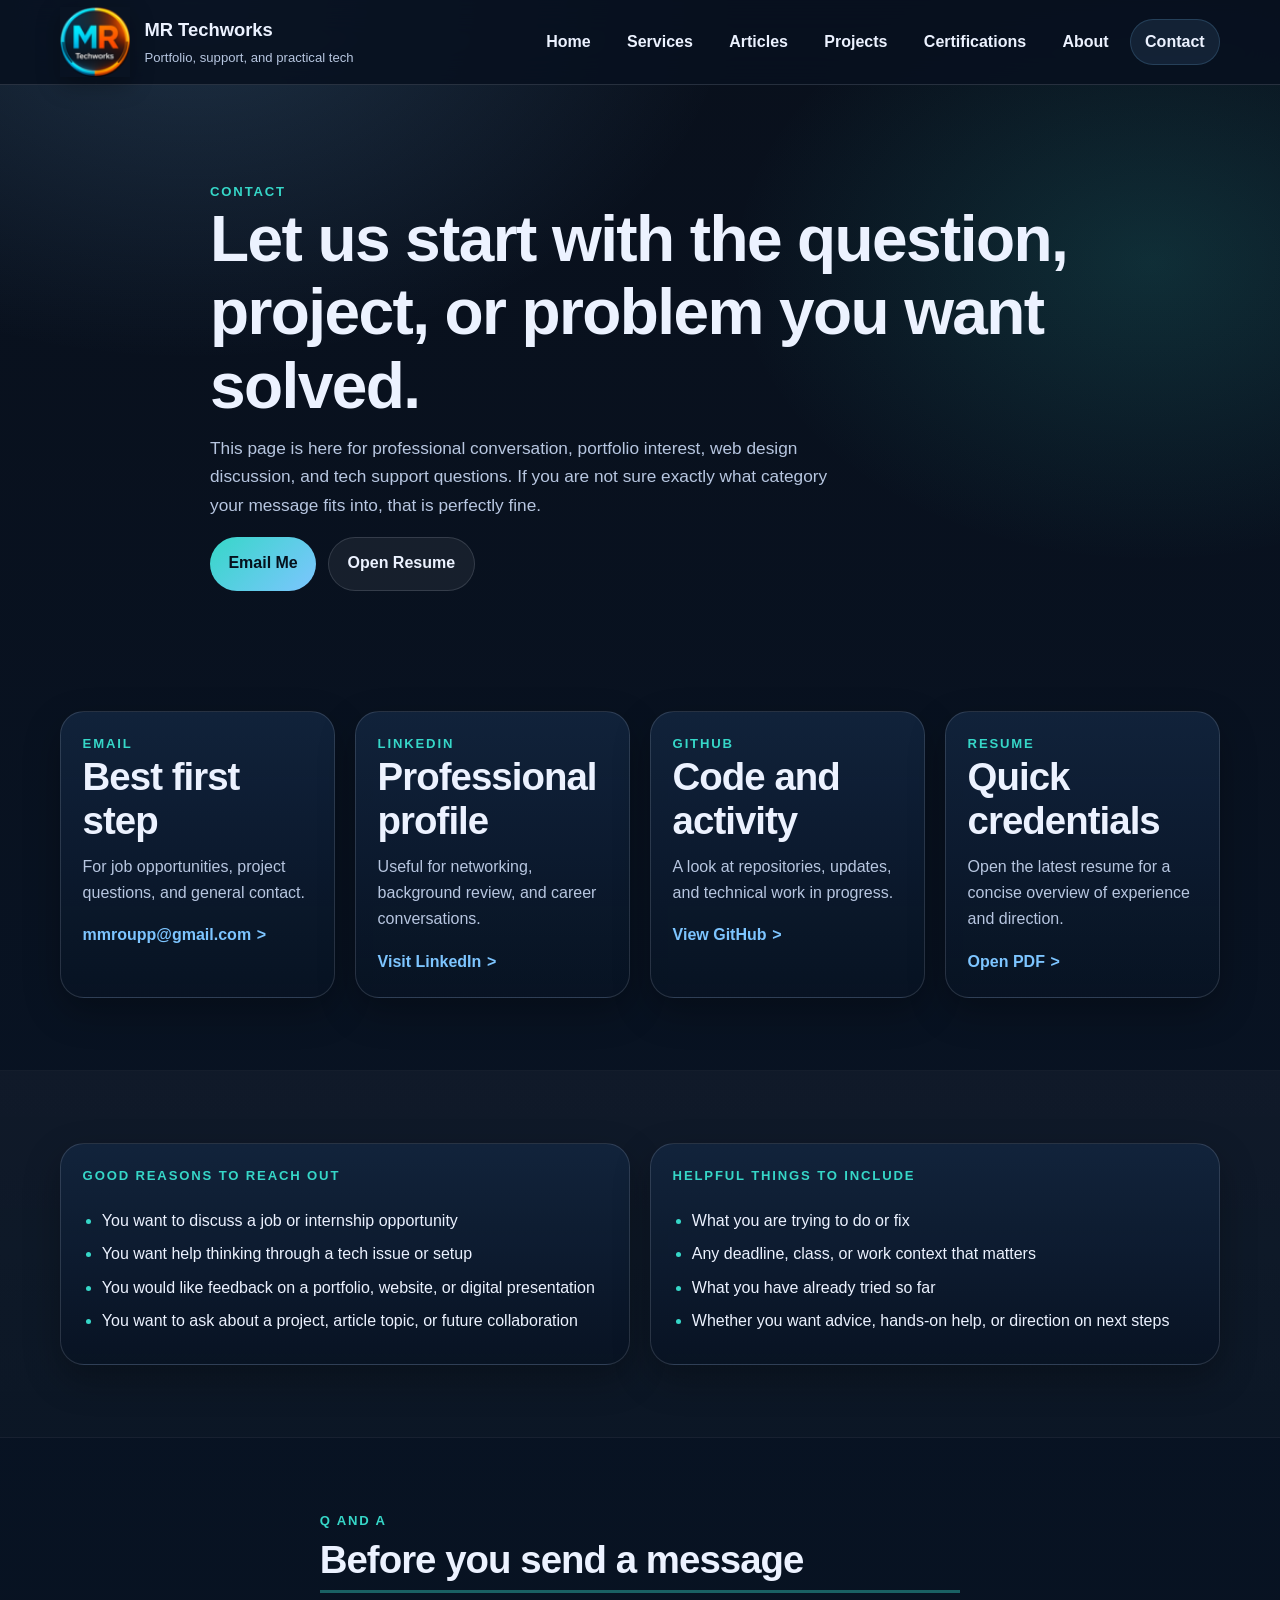
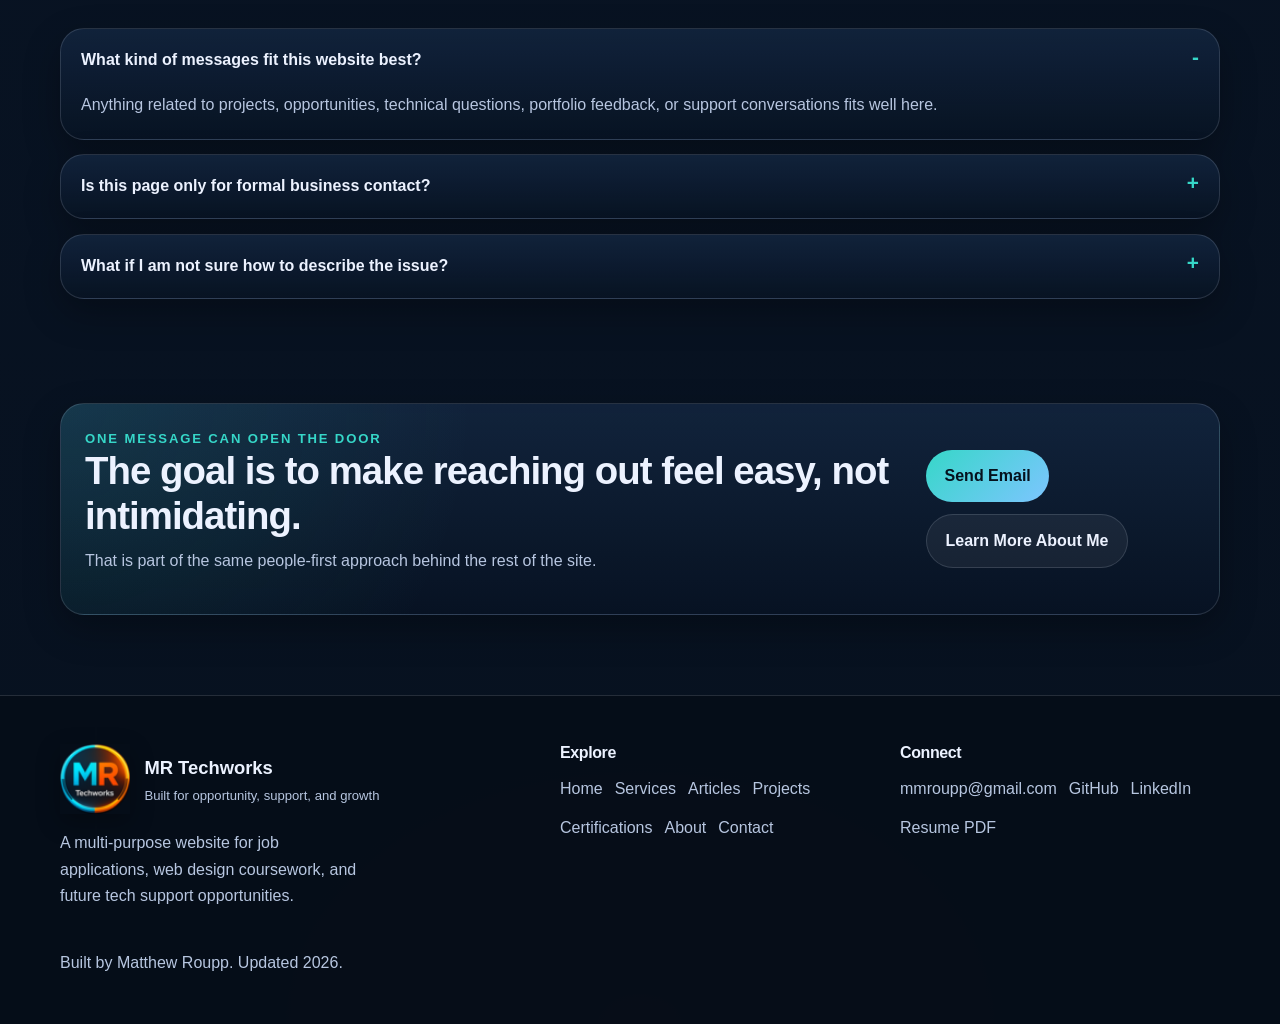
<file: contact.html>
﻿<!DOCTYPE html>
<html lang="en">
<head>
  <meta charset="UTF-8" />
  <meta name="viewport" content="width=device-width, initial-scale=1.0" />
  <meta name="description" content="Contact Matthew Roupp through MR Techworks for project conversations, tech questions, and portfolio inquiries." />
  <title>MR Techworks | Contact</title>
  <link rel="icon" href="assets/images/favicon.ico" />
  <link rel="stylesheet" href="style.css" />
</head>
<body>
  <a class="skip-link" href="#main-content">Skip to content</a>

  <header class="site-header">
    <div class="container header-inner">
      <a class="site-brand" href="index.html">
        <span class="site-logo">MR</span>
        <span class="site-brand-text">
          <span class="site-brand-name">MR Techworks</span>
          <span class="site-brand-tag">Portfolio, support, and practical tech</span>
        </span>
      </a>

      <nav class="site-nav" aria-label="Primary">
        <ul>
          <li><a href="index.html">Home</a></li>
          <li><a href="services.html">Services</a></li>
          <li><a href="articles.html">Articles</a></li>
          <li><a href="projects.html">Projects</a></li>
          <li><a href="certifications.html">Certifications</a></li>
          <li><a href="about.html">About</a></li>
          <li><a href="contact.html" aria-current="page">Contact</a></li>
        </ul>
      </nav>
    </div>
  </header>

  <main id="main-content">
    <section class="page-hero">
      <div class="container page-hero-copy narrow reveal">
        <p class="eyebrow">Contact</p>
        <h1>Let us start with the question, project, or problem you want solved.</h1>
        <p class="lead">
          This page is here for professional conversation, portfolio interest, web design discussion, and tech support questions.
          If you are not sure exactly what category your message fits into, that is perfectly fine.
        </p>
        <div class="button-group">
          <a class="btn btn-primary" href="mailto:mmroupp@gmail.com?subject=MR%20Techworks%20Inquiry&body=Hi%20Matthew,%0A%0A">
            Email Me
          </a>
          <a class="btn btn-secondary" href="assets/documents/Resume%20IT%20v02.24.2026.pdf" target="_blank" rel="noopener noreferrer">Open Resume</a>
        </div>
      </div>
    </section>

    <section class="section">
      <div class="container contact-grid">
        <article class="contact-card reveal">
          <p class="preview-kicker">Email</p>
          <h2>Best first step</h2>
          <p class="text-muted">For job opportunities, project questions, and general contact.</p>
          <a class="text-link" href="mailto:mmroupp@gmail.com">mmroupp@gmail.com</a>
        </article>

        <article class="contact-card reveal reveal-delay">
          <p class="preview-kicker">LinkedIn</p>
          <h2>Professional profile</h2>
          <p class="text-muted">Useful for networking, background review, and career conversations.</p>
          <a class="text-link" href="https://www.linkedin.com/in/matthew-roupp-abb33a304/" target="_blank" rel="noopener noreferrer">Visit LinkedIn</a>
        </article>

        <article class="contact-card reveal reveal-delay-2">
          <p class="preview-kicker">GitHub</p>
          <h2>Code and activity</h2>
          <p class="text-muted">A look at repositories, updates, and technical work in progress.</p>
          <a class="text-link" href="https://github.com/MatthewMRoupp" target="_blank" rel="noopener noreferrer">View GitHub</a>
        </article>

        <article class="contact-card reveal reveal-delay-3">
          <p class="preview-kicker">Resume</p>
          <h2>Quick credentials</h2>
          <p class="text-muted">Open the latest resume for a concise overview of experience and direction.</p>
          <a class="text-link" href="assets/documents/Resume%20IT%20v02.24.2026.pdf" target="_blank" rel="noopener noreferrer">Open PDF</a>
        </article>
      </div>
    </section>

    <section class="section section-alt">
      <div class="container content-split">
        <article class="card reveal">
          <p class="eyebrow">Good reasons to reach out</p>
          <ul class="clean-list">
            <li>You want to discuss a job or internship opportunity</li>
            <li>You want help thinking through a tech issue or setup</li>
            <li>You would like feedback on a portfolio, website, or digital presentation</li>
            <li>You want to ask about a project, article topic, or future collaboration</li>
          </ul>
        </article>

        <article class="card reveal reveal-delay">
          <p class="eyebrow">Helpful things to include</p>
          <ul class="clean-list">
            <li>What you are trying to do or fix</li>
            <li>Any deadline, class, or work context that matters</li>
            <li>What you have already tried so far</li>
            <li>Whether you want advice, hands-on help, or direction on next steps</li>
          </ul>
        </article>
      </div>
    </section>

    <section class="section">
      <div class="container section-header">
        <p class="eyebrow">Q and A</p>
        <h2 class="section-title">Before you send a message</h2>
      </div>

      <div class="container faq-list reveal">
        <details class="faq-item" open>
          <summary>What kind of messages fit this website best?</summary>
          <p>Anything related to projects, opportunities, technical questions, portfolio feedback, or support conversations fits well here.</p>
        </details>
        <details class="faq-item">
          <summary>Is this page only for formal business contact?</summary>
          <p>No. It can be professional, but it is also for approachable conversations about tech, advice, and problem solving.</p>
        </details>
        <details class="faq-item">
          <summary>What if I am not sure how to describe the issue?</summary>
          <p>That is okay. A simple explanation of what is not working or what you are trying to achieve is enough to start.</p>
        </details>
      </div>
    </section>

    <section class="section section-tight">
      <div class="container callout-banner reveal">
        <div>
          <p class="eyebrow">One message can open the door</p>
          <h2>The goal is to make reaching out feel easy, not intimidating.</h2>
          <p class="text-muted">That is part of the same people-first approach behind the rest of the site.</p>
        </div>
        <div class="button-group">
          <a class="btn btn-primary" href="mailto:mmroupp@gmail.com?subject=MR%20Techworks%20Inquiry">Send Email</a>
          <a class="btn btn-secondary" href="about.html">Learn More About Me</a>
        </div>
      </div>
    </section>
  </main>

  <footer class="site-footer">
    <div class="container footer-grid">
      <div>
        <a class="site-brand footer-brand" href="index.html">
          <span class="site-logo">MR</span>
          <span class="site-brand-text">
            <span class="site-brand-name">MR Techworks</span>
            <span class="site-brand-tag">Built for opportunity, support, and growth</span>
          </span>
        </a>
        <p class="footer-copy">
          A multi-purpose website for job applications, web design coursework, and future tech support opportunities.
        </p>
      </div>

      <div>
        <h2 class="footer-heading">Explore</h2>
        <div class="footer-links">
          <a href="index.html">Home</a>
          <a href="services.html">Services</a>
          <a href="articles.html">Articles</a>
          <a href="projects.html">Projects</a>
          <a href="certifications.html">Certifications</a>
          <a href="about.html">About</a>
          <a href="contact.html">Contact</a>
        </div>
      </div>

      <div>
        <h2 class="footer-heading">Connect</h2>
        <div class="footer-links">
          <a href="mailto:mmroupp@gmail.com">mmroupp@gmail.com</a>
          <a href="https://github.com/MatthewMRoupp" target="_blank" rel="noopener noreferrer">GitHub</a>
          <a href="https://www.linkedin.com/in/matthew-roupp/" target="_blank" rel="noopener noreferrer">LinkedIn</a>
          <a href="assets/documents/Resume%20IT%20v02.24.2026.pdf" target="_blank" rel="noopener noreferrer">Resume PDF</a>
        </div>
      </div>
    </div>

    <div class="container footer-bottom">
      <p>Built by Matthew Roupp. Updated 2026.</p>
    </div>
  </footer>
</body>
</html>
</file>
<file: style.css>
﻿:root {
  --bg: #07111f;
  --bg-deep: #0d1d33;
  --surface: rgba(12, 27, 48, 0.84);
  --surface-soft: rgba(255, 255, 255, 0.04);
  --surface-strong: rgba(255, 255, 255, 0.08);
  --text: #ecf2ff;
  --text-muted: #b7c6e0;
  --text-dark: #05111d;
  --line: rgba(233, 242, 255, 0.14);
  --line-strong: rgba(233, 242, 255, 0.26);
  --blue: #7dc5ff;
  --teal: #36d7c8;
  --sand: #f3ddba;
  --amber: #ff9d4f;
  --shadow: 0 24px 60px rgba(0, 0, 0, 0.35);
  --shadow-soft: 0 14px 36px rgba(0, 0, 0, 0.28);
  --radius: 24px;
  --radius-md: 18px;
  --radius-sm: 14px;
  --radius-pill: 999px;
  --max-width: 1160px;
  --space-xs: 0.5rem;
  --space-sm: 0.75rem;
  --space-md: 1rem;
  --space-lg: 1.5rem;
  --space-xl: 2rem;
  --space-2xl: 3rem;
  --space-3xl: 4.5rem;
  --header-height: 84px;
  --heading-font: "Aptos Display", "Segoe UI Variable Display", "Trebuchet MS", sans-serif;
  --body-font: "Aptos", "Segoe UI", Tahoma, sans-serif;
  --focus: rgba(255, 157, 79, 0.72);
}

*,
*::before,
*::after {
  box-sizing: border-box;
}

html {
  scroll-behavior: smooth;
}

body {
  margin: 0;
  color: var(--text);
  font-family: var(--body-font);
  line-height: 1.65;
  background:
    radial-gradient(900px 600px at 15% 0%, rgba(125, 197, 255, 0.18), transparent 60%),
    radial-gradient(700px 500px at 90% 10%, rgba(54, 215, 200, 0.15), transparent 60%),
    radial-gradient(700px 500px at 50% 100%, rgba(255, 157, 79, 0.14), transparent 60%),
    linear-gradient(180deg, #09101c 0%, #081323 48%, #07111f 100%);
}

img {
  display: block;
  max-width: 100%;
}

button,
input,
textarea,
select {
  font: inherit;
}

a {
  color: var(--blue);
  text-decoration: none;
}

a:hover {
  color: var(--teal);
}

a:focus-visible,
button:focus-visible,
summary:focus-visible,
input:focus-visible,
textarea:focus-visible {
  outline: 3px solid var(--focus);
  outline-offset: 3px;
}

h1,
h2,
h3,
h4 {
  margin-top: 0;
  margin-bottom: 0.65rem;
  font-family: var(--heading-font);
  letter-spacing: -0.025em;
  line-height: 1.15;
}

h1 {
  font-size: clamp(2.6rem, 5vw, 4.7rem);
}

h2 {
  font-size: clamp(1.8rem, 3vw, 2.7rem);
}

h3 {
  font-size: 1.25rem;
}

p {
  margin-top: 0;
}

.skip-link {
  position: absolute;
  left: -9999px;
  top: 1rem;
  z-index: 1001;
  padding: 0.75rem 1rem;
  border-radius: var(--radius-pill);
  border: 1px solid rgba(54, 215, 200, 0.45);
  background: rgba(7, 17, 31, 0.96);
  color: var(--text);
}

.skip-link:focus {
  left: 1rem;
}

.container {
  width: min(100% - 2rem, var(--max-width));
  margin-inline: auto;
}

.narrow {
  max-width: 860px;
}

.section {
  padding: var(--space-3xl) 0;
}

.section-tight {
  padding: var(--space-xl) 0;
}

.section-alt {
  background: linear-gradient(180deg, rgba(255, 255, 255, 0.03), rgba(255, 255, 255, 0.015));
  border-top: 1px solid rgba(255, 255, 255, 0.03);
  border-bottom: 1px solid rgba(255, 255, 255, 0.03);
}

.section-header {
  display: grid;
  gap: 0.45rem;
  margin-bottom: var(--space-xl);
  max-width: 72ch;
}

.eyebrow,
.preview-kicker,
.panel-label {
  margin: 0;
  font-size: 0.82rem;
  font-weight: 800;
  text-transform: uppercase;
  letter-spacing: 0.14em;
  color: var(--teal);
}

.lead {
  max-width: 68ch;
  color: var(--text-muted);
  font-size: 1.08rem;
}

.text-muted {
  color: var(--text-muted);
}

.text-link {
  display: inline-flex;
  align-items: center;
  gap: 0.35rem;
  font-weight: 700;
}

.text-link::after {
  content: ">";
  transition: transform 160ms ease;
}

.text-link:hover::after,
.text-link:focus-visible::after {
  transform: translateX(3px);
}

.section-title {
  display: inline-block;
  margin-bottom: 0.2rem;
  padding-bottom: 0.45rem;
  border-bottom: 3px solid rgba(54, 215, 200, 0.4);
}

.button-group,
.badge-list,
.tag-list,
.footer-links {
  display: flex;
  flex-wrap: wrap;
  gap: 0.75rem;
}

.btn {
  display: inline-flex;
  align-items: center;
  justify-content: center;
  min-height: 46px;
  padding: 0.8rem 1.15rem;
  border-radius: var(--radius-pill);
  border: 1px solid var(--line);
  color: var(--text);
  background: rgba(255, 255, 255, 0.03);
  font-weight: 700;
  transition: transform 160ms ease, border-color 160ms ease, background 160ms ease, box-shadow 160ms ease;
}

.btn:hover,
.btn:focus-visible {
  transform: translateY(-2px);
  border-color: var(--line-strong);
  box-shadow: var(--shadow-soft);
}

.btn-primary {
  border: none;
  color: var(--text-dark);
  background: linear-gradient(135deg, rgba(54, 215, 200, 1), rgba(125, 197, 255, 1));
}

.btn-secondary {
  background: rgba(255, 255, 255, 0.06);
}

.btn-ghost {
  background: transparent;
}

.badge,
.tag {
  display: inline-flex;
  align-items: center;
  padding: 0.5rem 0.85rem;
  border-radius: var(--radius-pill);
  font-size: 0.95rem;
  font-weight: 700;
}

.badge {
  border: 1px solid rgba(233, 242, 255, 0.18);
  background: rgba(255, 255, 255, 0.04);
}

.badge-highlight {
  border-color: rgba(54, 215, 200, 0.3);
  background: rgba(54, 215, 200, 0.12);
}

.tag {
  color: var(--text);
  border: 1px solid rgba(243, 221, 186, 0.25);
  background: rgba(243, 221, 186, 0.1);
}

.site-header {
  position: sticky;
  top: 0;
  z-index: 1000;
  border-bottom: 1px solid var(--line);
  backdrop-filter: blur(16px);
  background: rgba(7, 17, 31, 0.88);
}

.header-inner {
  min-height: var(--header-height);
  display: flex;
  align-items: center;
  justify-content: space-between;
  gap: 1rem;
}

.site-brand {
  display: inline-flex;
  align-items: center;
  gap: 0.9rem;
  color: var(--text);
}

.site-logo {
  width: 70px;
  height: 70px;
  display: grid;
  place-items: center;
  flex: 0 0 auto;
  border-radius: 0%;
  background: center / contain no-repeat url("assets/images/favicon.ico");
  color: transparent;
  font-size: 0;
  text-indent: -9999px;
  overflow: hidden;
  box-shadow: 0 8px 22px rgba(0, 0, 0, 0.28);
}

.site-brand-text {
  display: grid;
  gap: 0.1rem;
}

.site-brand-name {
  font-family: var(--heading-font);
  font-size: 1.15rem;
  font-weight: 800;
}

.site-brand-tag {
  font-size: 0.82rem;
  color: var(--text-muted);
}

.site-nav ul {
  display: flex;
  flex-wrap: wrap;
  align-items: center;
  gap: 0.35rem;
  list-style: none;
  margin: 0;
  padding: 0;
}

.site-nav a {
  display: inline-flex;
  align-items: center;
  min-height: 42px;
  padding: 0.55rem 0.9rem;
  border-radius: var(--radius-pill);
  border: 1px solid transparent;
  color: var(--text);
  font-weight: 600;
  transition: border-color 160ms ease, background 160ms ease, transform 160ms ease;
}

.site-nav a:hover,
.site-nav a:focus-visible,
.site-nav a[aria-current="page"] {
  background: rgba(125, 197, 255, 0.1);
  border-color: rgba(125, 197, 255, 0.18);
}

.hero-home,
.page-hero {
  padding: clamp(3.5rem, 8vw, 6rem) 0 var(--space-2xl);
}

.hero-grid,
.split-hero,
.content-split,
.preview-grid,
.footer-grid,
.contact-grid,
.card-grid,
.process-grid,
.stats-grid {
  display: grid;
  gap: 1.25rem;
}

.hero-grid,
.split-hero {
  grid-template-columns: 1.2fr 0.9fr;
  align-items: center;
}

.hero-copy {
  max-width: 68ch;
}

.hero-points {
  display: flex;
  flex-wrap: wrap;
  gap: 0.65rem;
  margin-top: 1.25rem;
}

.hero-panel,
.card,
.preview-card,
.process-card,
.stat-card,
.contact-card,
.image-frame,
.callout-banner,
.credential-strip,
.faq-item {
  border: 1px solid var(--line);
  border-radius: var(--radius);
  background: linear-gradient(180deg, rgba(18, 36, 61, 0.92), rgba(8, 19, 35, 0.88));
  box-shadow: var(--shadow-soft);
}

.hero-panel,
.preview-card,
.contact-card,
.stat-card,
.process-card,
.credential-strip,
.callout-banner,
.card {
  overflow: hidden;
}

.hero-panel-image,
.preview-image,
.image-frame img {
  width: 100%;
  height: 100%;
  object-fit: cover;
}

.hero-panel {
  display: grid;
  min-height: 100%;
}

.hero-panel-image {
  aspect-ratio: 4 / 3;
}

.hero-panel-body,
.card,
.process-card,
.stat-card,
.contact-card {
  padding: 1.35rem;
}

.card {
  display: grid;
  align-content: start;
}

.card-featured {
  position: relative;
  border-color: rgba(125, 197, 255, 0.28);
  background: linear-gradient(180deg, rgba(26, 54, 90, 0.96), rgba(10, 20, 36, 0.92));
}

.card-featured::before {
  content: "Featured";
  position: absolute;
  top: 1rem;
  right: 1rem;
  padding: 0.4rem 0.75rem;
  border-radius: var(--radius-pill);
  border: 1px solid rgba(255, 157, 79, 0.35);
  background: rgba(255, 157, 79, 0.16);
  color: var(--sand);
  font-size: 0.78rem;
  font-weight: 900;
  letter-spacing: 0.08em;
  text-transform: uppercase;
}

.card-grid-2,
.preview-grid,
.content-split,
.contact-grid {
  grid-template-columns: repeat(2, minmax(0, 1fr));
}

.card-grid-3,
.stats-grid,
.process-grid {
  grid-template-columns: repeat(3, minmax(0, 1fr));
}

.contact-grid {
  grid-template-columns: repeat(4, minmax(0, 1fr));
}

.preview-grid {
  align-items: stretch;
}

.preview-card {
  display: grid;
  min-height: 100%;
}

.preview-image {
  aspect-ratio: 16 / 10;
}

.preview-body {
  padding: 1.35rem;
}

.stat-card {
  position: relative;
  min-height: 100%;
}

.stat-card::after {
  content: "";
  position: absolute;
  inset: 0;
  background: linear-gradient(135deg, rgba(54, 215, 200, 0.08), transparent 45%);
  pointer-events: none;
}

.stat-number {
  position: relative;
  margin-bottom: 0.45rem;
  font-family: var(--heading-font);
  font-size: 1.55rem;
  font-weight: 800;
  color: var(--sand);
}

.stat-label {
  position: relative;
  margin-bottom: 0;
  color: var(--text-muted);
}

.process-grid {
  grid-template-columns: repeat(4, minmax(0, 1fr));
}

.process-card {
  position: relative;
  padding: 1.5rem;
}

.process-step {
  display: inline-flex;
  align-items: center;
  justify-content: center;
  width: 48px;
  height: 48px;
  margin-bottom: 1rem;
  border-radius: 50%;
  border: 1px solid rgba(54, 215, 200, 0.28);
  background: rgba(54, 215, 200, 0.12);
  color: var(--teal);
  font-family: var(--heading-font);
  font-weight: 800;
}

.image-frame {
  padding: 0.75rem;
}

.image-frame img {
  aspect-ratio: 4 / 3;
  border-radius: calc(var(--radius) - 8px);
}

.credential-strip,
.callout-banner {
  display: flex;
  align-items: center;
  justify-content: space-between;
  gap: 1.25rem;
  padding: 1.5rem;
}

.callout-banner {
  background:
    radial-gradient(circle at top left, rgba(54, 215, 200, 0.12), transparent 35%),
    linear-gradient(180deg, rgba(18, 36, 61, 0.95), rgba(8, 19, 35, 0.9));
}

.clean-list {
  margin: 0.85rem 0 0;
  padding-left: 1.2rem;
}

.clean-list li {
  margin: 0.45rem 0;
}

.clean-list li::marker {
  color: var(--teal);
}

.compact-list {
  margin-top: 0.65rem;
}

.project-link {
  margin-top: 1rem;
  margin-bottom: 0;
}

.footer-grid {
  grid-template-columns: 1.2fr 0.8fr 0.8fr;
  padding: var(--space-2xl) 0 1.5rem;
}

.footer-brand {
  margin-bottom: 1rem;
}

.footer-heading {
  font-size: 1rem;
  margin-bottom: 0.85rem;
}

.footer-copy {
  max-width: 34ch;
  color: var(--text-muted);
}

.site-footer {
  margin-top: var(--space-2xl);
  border-top: 1px solid var(--line);
  background: rgba(6, 13, 24, 0.96);
}

.footer-links a {
  color: var(--text-muted);
}

.footer-links a:hover,
.footer-links a:focus-visible {
  color: var(--teal);
}

.footer-bottom {
  padding: 0 0 var(--space-xl);
  color: var(--text-muted);
}

.faq-list {
  display: grid;
  gap: 0.9rem;
}

.faq-item {
  padding: 0;
}

.faq-item summary {
  cursor: pointer;
  list-style: none;
  padding: 1.15rem 1.25rem;
  font-weight: 700;
}

.faq-item summary::-webkit-details-marker {
  display: none;
}

.faq-item summary::after {
  content: "+";
  float: right;
  color: var(--teal);
  font-size: 1.3rem;
  line-height: 1;
}

.faq-item[open] summary::after {
  content: "-";
}

.faq-item p {
  margin: 0;
  padding: 0 1.25rem 1.25rem;
  color: var(--text-muted);
}

.contact-card {
  min-height: 100%;
}

.cert-grid {
  align-items: start;
}

.cert-card {
  gap: 0.8rem;
}

.cert-thumb {
  width: 100%;
  aspect-ratio: 16 / 11;
  object-fit: cover;
  border-radius: var(--radius-md);
  border: 1px solid var(--line);
  background: rgba(255, 255, 255, 0.03);
}

.cert-card-horizontal {
  grid-template-columns: minmax(180px, 240px) 1fr;
  align-items: center;
  gap: 1rem;
}

.cert-card-horizontal .cert-thumb {
  height: 100%;
  min-height: 200px;
}

.cert-content {
  display: grid;
  align-content: start;
}

.cert-grid-wide {
  grid-template-columns: repeat(2, minmax(0, 1fr));
}

.cert-spotlight {
  display: grid;
  grid-template-columns: 1.05fr 0.95fr;
  gap: 1.5rem;
  align-items: center;
  padding: 1.5rem;
}

.cert-spotlight-media {
  display: grid;
  gap: 1rem;
  align-content: start;
}

.cert-spotlight-copy {
  display: grid;
  align-content: start;
}

.cert-thumb-wide {
  aspect-ratio: auto;
  max-height: 460px;
  object-fit: contain;
  background: rgba(255, 255, 255, 0.96);
  padding: 0.5rem;
}

.cert-spotlight-badge {
  width: min(220px, 100%);
  border-radius: var(--radius-md);
  border: 1px solid var(--line);
  background: rgba(255, 255, 255, 0.96);
  box-shadow: var(--shadow-soft);
}

.reveal {
  animation: riseIn 620ms ease both;
}

.reveal-delay {
  animation-delay: 90ms;
}

.reveal-delay-2 {
  animation-delay: 180ms;
}

.reveal-delay-3 {
  animation-delay: 270ms;
}

@keyframes riseIn {
  from {
    opacity: 0;
    transform: translateY(18px);
  }
  to {
    opacity: 1;
    transform: translateY(0);
  }
}

@media (prefers-reduced-motion: reduce) {
  html {
    scroll-behavior: auto;
  }

  *,
  *::before,
  *::after {
    animation: none !important;
    transition: none !important;
  }
}

@media (max-width: 1040px) {
  .hero-grid,
  .split-hero,
  .content-split,
  .footer-grid,
  .contact-grid,
  .preview-grid,
  .card-grid-2,
  .card-grid-3,
  .stats-grid,
  .process-grid {
    grid-template-columns: repeat(2, minmax(0, 1fr));
  }

  .contact-grid {
    grid-template-columns: repeat(2, minmax(0, 1fr));
  }

  .footer-grid {
    grid-template-columns: 1fr 1fr;
  }
}

@media (max-width: 820px) {
  :root {
    --header-height: auto;
  }

  .header-inner {
    padding: 1rem 0;
    flex-wrap: wrap;
    justify-content: center;
  }

  .site-brand {
    width: 100%;
    justify-content: center;
  }

  .site-nav ul {
    justify-content: center;
  }

  .hero-home,
  .page-hero,
  .section {
    padding-top: 3rem;
    padding-bottom: 3rem;
  }

  .hero-grid,
  .split-hero,
  .content-split,
  .preview-grid,
  .footer-grid,
  .card-grid-2,
  .card-grid-3,
  .stats-grid,
  .process-grid,
  .contact-grid {
    grid-template-columns: 1fr;
  }

  .cert-spotlight,
  .cert-card-horizontal,
  .cert-grid-wide {
    grid-template-columns: 1fr;
  }

  .cert-card-horizontal .cert-thumb {
    min-height: 0;
  }

  .callout-banner,
  .credential-strip {
    flex-direction: column;
    align-items: flex-start;
  }
}

@media (max-width: 560px) {
  .container {
    width: min(100% - 1.25rem, var(--max-width));
  }

  .site-brand {
    align-items: flex-start;
  }

  .site-brand-tag {
    font-size: 0.78rem;
  }

  .site-nav a {
    padding: 0.5rem 0.72rem;
  }

  .hero-panel-body,
  .card,
  .preview-body,
  .process-card,
  .stat-card,
  .contact-card,
  .callout-banner,
  .credential-strip {
    padding: 1.1rem;
  }

  h1 {
    font-size: clamp(2.2rem, 10vw, 3.25rem);
  }
}
</file>
